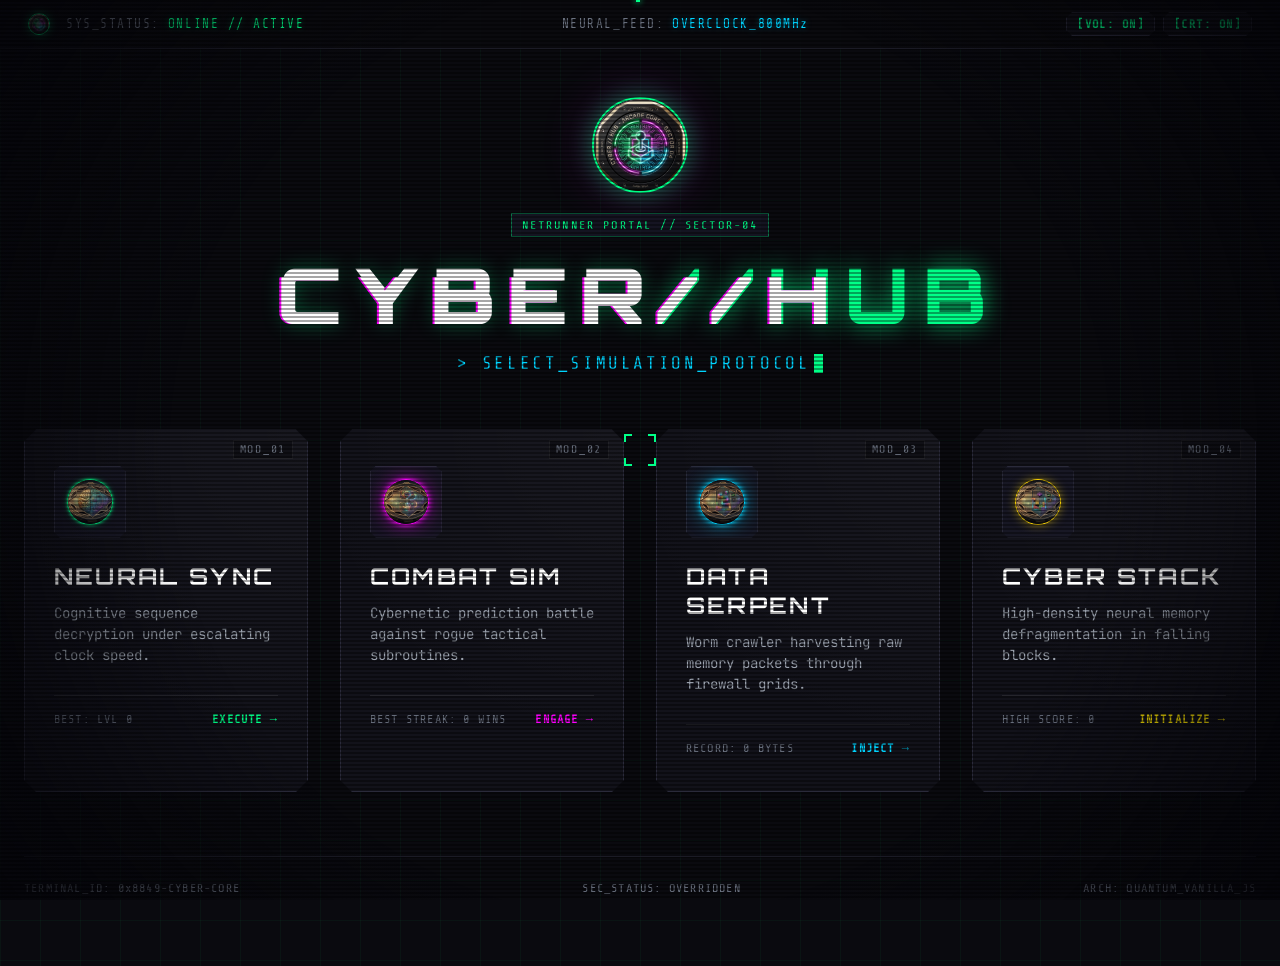
<file: index.html>
<!DOCTYPE html>
<html lang="en">

<head>
    <meta charset="UTF-8">
    <meta name="viewport" content="width=device-width, initial-scale=1.0">
    <meta name="description" content="Cyberpunk Game Hub - Neural gaming sprawl with hacked terminal simulations and retro-futuristic arcade challenges.">
    <title>CYBER // HUB - Neural Arcade Sprawl</title>
    <!-- Master Cyber Hub Favicons -->
    <link rel="icon" type="image/png" sizes="32x32" href="assets/favicon-32x32.png?v=401">
    <link rel="icon" type="image/png" sizes="64x64" href="assets/favicon-64x64.png?v=401">
    <link rel="icon" type="image/png" sizes="192x192" href="assets/favicon-192x192.png?v=401">
    <link rel="apple-touch-icon" sizes="180x180" href="assets/apple-touch-icon.png?v=401">
    <link rel="shortcut icon" href="favicon.ico?v=401">
    <link rel="stylesheet" href="cyberpunk-core.css">
    <link rel="stylesheet" href="styles.css">
    <link rel="preconnect" href="https://fonts.googleapis.com">
    <link rel="preconnect" href="https://fonts.gstatic.com" crossorigin>
</head>

<body class="cyber-theme cyber-grid-bg cyber-scanlines">
    <!-- Cyberpunk Reticle & HUD Cursor -->
    <div class="cyber-reticle" id="cyber-reticle">
        <div class="reticle-corner top-left"></div>
        <div class="reticle-corner top-right"></div>
        <div class="reticle-corner bottom-left"></div>
        <div class="reticle-corner bottom-right"></div>
    </div>
    <div class="cursor-dot" id="cursor-dot"></div>

    <!-- HUD Top Status Bar -->
    <header class="hud-statusbar">
        <div class="hud-stat-item">
            <img src="assets/cyber-hub-icon.png?v=401" alt="Hub Core" class="hud-logo-mini">
            <span class="hud-label">SYS_STATUS:</span>
            <span class="hud-value neon-green">ONLINE // ACTIVE</span>
        </div>
        <div class="hud-stat-item hide-mobile">
            <span class="hud-label">NEURAL_FEED:</span>
            <span class="hud-value neon-cyan">OVERCLOCK_800MHz</span>
        </div>
        <div class="hud-stat-item">
            <!-- HUD Interactive Control Toggles -->
            <button id="hud-audio-toggle" class="hud-toggle-btn hud-audio-toggle" title="Toggle Synth Sound FX">[VOL: ON]</button>
            <button id="hud-crt-toggle" class="hud-toggle-btn hud-crt-toggle" title="Toggle CRT Scanline Overlay">[CRT: ON]</button>
        </div>
    </header>

    <main class="container">
        <!-- Hero Header with Chromatic Glitch -->
        <header class="header">
            <div class="hub-emblem-wrapper">
                <img src="assets/cyber-hub-icon.png?v=401" alt="CYBER // HUB Master Core" class="hub-master-emblem">
            </div>
            <div class="header-pretitle cyber-badge">NETRUNNER PORTAL // SECTOR-04</div>
            <h1 class="glitch-title cyber-glitch" data-text="CYBER//HUB">CYBER<span class="highlight">//HUB</span></h1>
            <p class="subtitle">> SELECT_SIMULATION_PROTOCOL<span class="cyber-cursor-blink"></span></p>
        </header>

        <!-- Cyberpunk Holographic Game Pods -->
        <section class="games-grid" aria-label="Game Simulations">
            <!-- Game 1: Memory -->
            <a href="Games/Project_Memory/index.html" class="game-card cyber-chamfer card-green" data-game="memory">
                <div class="card-corner-tag">MOD_01</div>
                <div class="card-content">
                    <div class="icon-wrapper">
                        <img src="Games/Project_Memory/assets/memory-icon.png?v=302" alt="Neural Sync Cyber Emblem" class="game-card-icon icon-green">
                    </div>
                    <h2>NEURAL SYNC</h2>
                    <p class="card-desc">Cognitive sequence decryption under escalating clock speed.</p>
                    <div class="card-footer">
                        <span class="card-chip" id="record-memory">RECORD: LVL 0</span>
                        <span class="card-action">EXECUTE &rarr;</span>
                    </div>
                </div>
                <div class="card-scan-line"></div>
            </a>

            <!-- Game 2: Rock Paper Scissors -->
            <a href="Games/Project_RPS/index.html" class="game-card cyber-chamfer card-magenta" data-game="rps">
                <div class="card-corner-tag">MOD_02</div>
                <div class="card-content">
                    <div class="icon-wrapper">
                        <img src="Games/Project_RPS/assets/rps-icon.png?v=401" alt="Combat Sim Cyber Emblem" class="game-card-icon icon-magenta">
                    </div>
                    <h2>COMBAT SIM</h2>
                    <p class="card-desc">Cybernetic prediction battle against rogue tactical subroutines.</p>
                    <div class="card-footer">
                        <span class="card-chip" id="record-rps">BEST STREAK: 0</span>
                        <span class="card-action">ENGAGE &rarr;</span>
                    </div>
                </div>
                <div class="card-scan-line"></div>
            </a>

            <!-- Game 3: Snake -->
            <a href="Games/Project_Snake/index.html" class="game-card cyber-chamfer card-cyan" data-game="snake">
                <div class="card-corner-tag">MOD_03</div>
                <div class="card-content">
                    <div class="icon-wrapper">
                        <img src="Games/Project_Snake/assets/snake-icon.png?v=302" alt="Data Serpent Cyber Emblem" class="game-card-icon icon-cyan">
                    </div>
                    <h2>DATA SERPENT</h2>
                    <p class="card-desc">Worm crawler harvesting raw memory packets through firewall grids.</p>
                    <div class="card-footer">
                        <span class="card-chip" id="record-snake">RECORD: 0 BYTES</span>
                        <span class="card-action">INJECT &rarr;</span>
                    </div>
                </div>
                <div class="card-scan-line"></div>
            </a>

            <!-- Game 4: Tetris -->
            <a href="Games/Project_Tetris/index.html" class="game-card cyber-chamfer card-yellow" data-game="tetris">
                <div class="card-corner-tag">MOD_04</div>
                <div class="card-content">
                    <div class="icon-wrapper">
                        <img src="Games/Project_Tetris/assets/tetris-icon.png?v=302" alt="Cyber Stack Cyber Emblem" class="game-card-icon icon-yellow">
                    </div>
                    <h2>CYBER STACK</h2>
                    <p class="card-desc">High-density neural memory defragmentation in falling blocks.</p>
                    <div class="card-footer">
                        <span class="card-chip" id="record-tetris">HIGH SCORE: 0</span>
                        <span class="card-action">INITIALIZE &rarr;</span>
                    </div>
                </div>
                <div class="card-scan-line"></div>
            </a>
        </section>

        <!-- Footer HUD -->
        <footer class="hud-footer">
            <div class="hud-footer-content">
                <span>TERMINAL_ID: 0x8849-CYBER-CORE</span>
                <span>SEC_STATUS: OVERRIDDEN</span>
                <span>ARCH: QUANTUM_VANILLA_JS</span>
            </div>
        </footer>
    </main>

    <script src="cyberpunk-system.js"></script>
    <script src="script.js"></script>
</body>

</html>
</file>
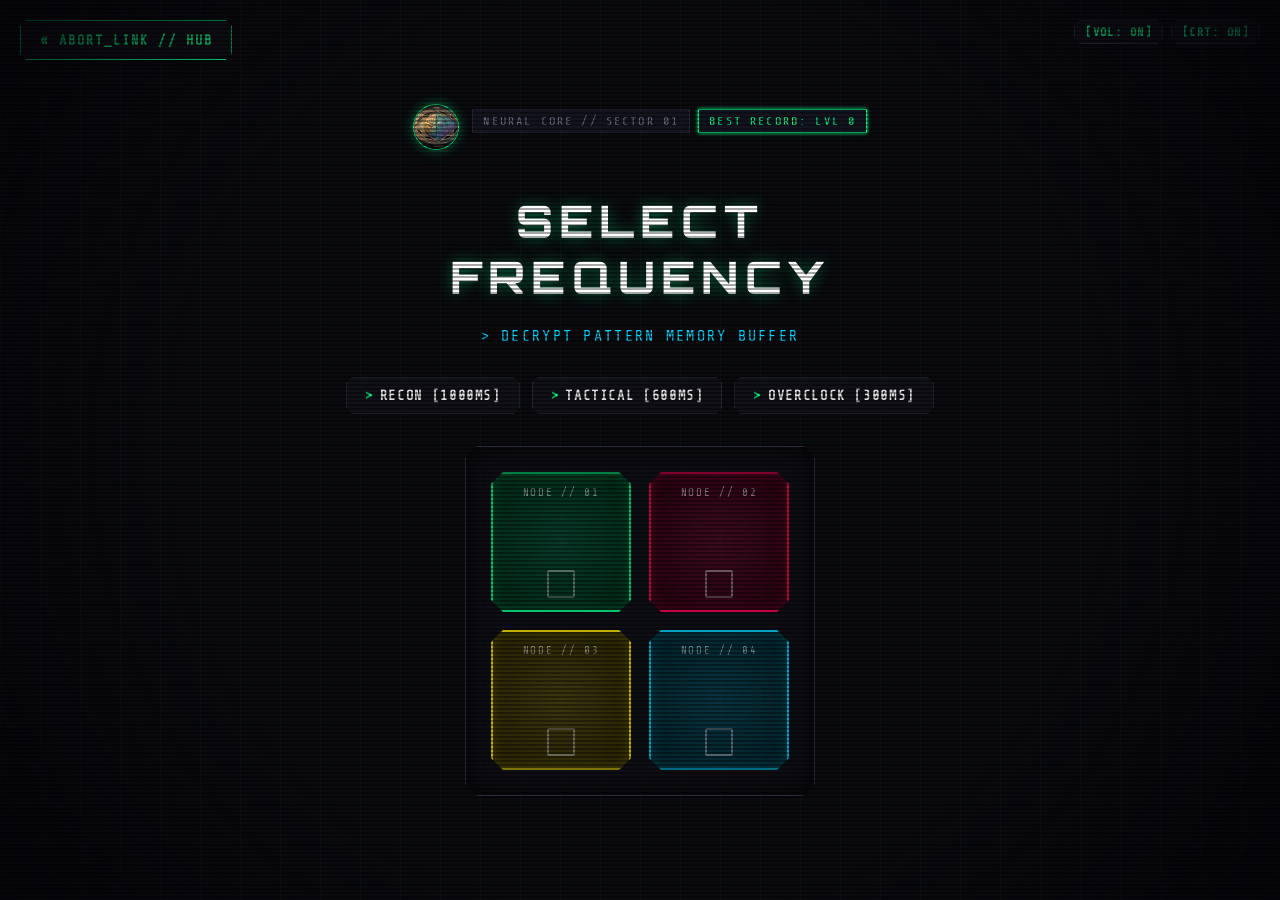
<file: Games/Project_Memory/index.html>
<!DOCTYPE html>
<html lang="en" dir="ltr">

<head>
  <meta charset="utf-8">
  <meta name="viewport" content="width=device-width, initial-scale=1.0">
  <title>NEURAL SYNC // Cyberpunk Memory Protocol</title>
  <!-- Master Cyber Hub Favicons -->
  <link rel="icon" type="image/png" sizes="32x32" href="../../assets/favicon-32x32.png?v=401">
  <link rel="icon" type="image/png" sizes="64x64" href="../../assets/favicon-64x64.png?v=401">
  <link rel="apple-touch-icon" sizes="180x180" href="../../assets/apple-touch-icon.png?v=401">
  <link rel="shortcut icon" href="../../favicon.ico?v=401">
  <link rel="stylesheet" href="../../cyberpunk-core.css?v=303">
  <link rel="stylesheet" href="styles.css?v=303">
  <link rel="preconnect" href="https://fonts.googleapis.com">
  <link rel="preconnect" href="https://fonts.gstatic.com" crossorigin>
</head>

<body class="cyber-theme cyber-grid-bg cyber-scanlines">
  <!-- HUD Back Button -->
  <a href="../../index.html" class="cyber-hud-back">ABORT_LINK // HUB</a>

  <!-- Top Right HUD Controls -->
  <div class="hud-top-actions">
    <button id="hud-audio-toggle" class="hud-toggle-btn hud-audio-toggle" title="Toggle Sound">[VOL: ON]</button>
    <button id="hud-crt-toggle" class="hud-toggle-btn hud-crt-toggle" title="Toggle CRT Scanlines">[CRT: ON]</button>
  </div>

  <main class="game-container">
    <div class="game-header-row">
      <img src="assets/memory-icon.png?v=302" alt="Neural Sync Emblem" class="header-emblem-mini emblem-green">
      <div class="terminal-badges-row">
        <span class="cyber-badge">NEURAL CORE // SECTOR 01</span>
        <span class="cyber-badge active" id="memory-best-badge">BEST RECORD: LVL 0</span>
      </div>
    </div>
    <h1 id="level-title" class="glitch-text">SELECT FREQUENCY</h1>
    <p class="terminal-subtext">> DECRYPT PATTERN MEMORY BUFFER</p>

    <!-- Difficulty Control Panel -->
    <div id="difficulty-selector" class="control-panel">
      <button id="easy" class="diff-btn cyber-chamfer-sm" title="Recon Speed">
        <span class="diff-prefix">&gt;</span> RECON [1000ms]
      </button>
      <button id="medium" class="diff-btn cyber-chamfer-sm" title="Tactical Speed">
        <span class="diff-prefix">&gt;</span> TACTICAL [600ms]
      </button>
      <button id="hard" class="diff-btn cyber-chamfer-sm" title="Overclock Speed">
        <span class="diff-prefix">&gt;</span> OVERCLOCK [300ms]
      </button>
    </div>

    <!-- 4 Reactor Memory Nodes -->
    <div class="reactor-grid">
      <div class="row">
        <div type="button" id="green" class="btn green cyber-chamfer" data-node="GREEN">
          <span class="node-label">NODE // 01</span>
          <div class="node-core"></div>
        </div>
        <div type="button" id="red" class="btn red cyber-chamfer" data-node="RED">
          <span class="node-label">NODE // 02</span>
          <div class="node-core"></div>
        </div>
      </div>

      <div class="row">
        <div type="button" id="yellow" class="btn yellow cyber-chamfer" data-node="YELLOW">
          <span class="node-label">NODE // 03</span>
          <div class="node-core"></div>
        </div>
        <div type="button" id="blue" class="btn blue cyber-chamfer" data-node="BLUE">
          <span class="node-label">NODE // 04</span>
          <div class="node-core"></div>
        </div>
      </div>
    </div>
  </main>

  <script src="https://code.jquery.com/jquery-3.7.1.js" integrity="sha256-eKhayi8LEQwp4NKxN+CfCh+3qOVUtJn3QNZ0TciWLP4="
    crossorigin="anonymous"></script>
  <script src="../../cyberpunk-system.js"></script>
  <script src="./game.js"></script>
</body>

</html>
</file>
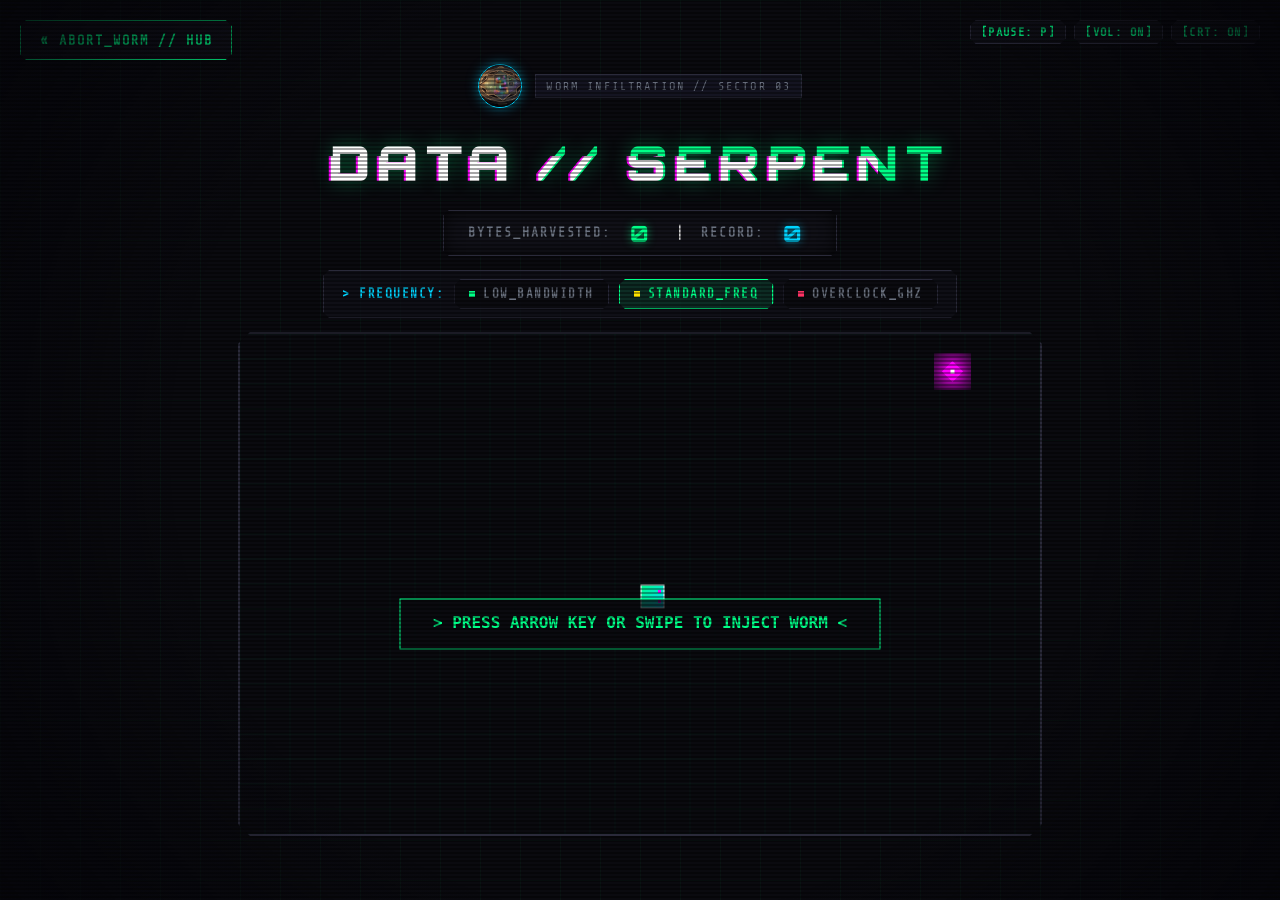
<file: Games/Project_Snake/index.html>
<!DOCTYPE html>
<html lang="en">

<head>
    <meta charset="UTF-8">
    <meta name="viewport" content="width=device-width, initial-scale=1.0">
    <meta name="description" content="Cyberpunk Data Serpent - Infiltrate firewalls and harvest corrupted memory packets.">
    <title>DATA SERPENT // Cyberpunk Snake Protocol</title>
    <!-- Master Cyber Hub Favicons -->
    <link rel="icon" type="image/png" sizes="32x32" href="../../assets/favicon-32x32.png?v=401">
    <link rel="icon" type="image/png" sizes="64x64" href="../../assets/favicon-64x64.png?v=401">
    <link rel="apple-touch-icon" sizes="180x180" href="../../assets/apple-touch-icon.png?v=401">
    <link rel="shortcut icon" href="../../favicon.ico?v=401">
    <link rel="stylesheet" href="../../cyberpunk-core.css?v=303">
    <link rel="stylesheet" href="style.css?v=303">
    <link rel="preconnect" href="https://fonts.googleapis.com">
    <link rel="preconnect" href="https://fonts.gstatic.com" crossorigin>
</head>

<body class="cyber-theme cyber-grid-bg cyber-scanlines">
    <!-- HUD Back Button -->
    <a href="../../index.html" class="cyber-hud-back">ABORT_WORM // HUB</a>

    <!-- Top Right HUD Controls -->
    <div class="hud-top-actions">
        <button id="pause-btn" class="hud-toggle-btn" title="Toggle Pause (P)">[PAUSE: P]</button>
        <button id="hud-audio-toggle" class="hud-toggle-btn hud-audio-toggle" title="Toggle Sound">[VOL: ON]</button>
        <button id="hud-crt-toggle" class="hud-toggle-btn hud-crt-toggle" title="Toggle CRT Scanlines">[CRT: ON]</button>
    </div>

    <div class="game-header-row">
        <img src="assets/snake-icon.png?v=302" alt="Data Serpent Emblem" class="header-emblem-mini emblem-cyan">
        <div class="cyber-badge">WORM INFILTRATION // SECTOR 03</div>
    </div>
    <h1 id="game-title" class="cyber-glitch" data-text="DATA // SERPENT">DATA <span class="highlight">// SERPENT</span></h1>

    <!-- Score HUD with Personal Best Record -->
    <div id="score-board" class="cyber-chamfer-sm">
        <div class="score-stat">
            <span class="score-label">BYTES_HARVESTED:</span>
            <span id="score-value">0</span>
        </div>
        <div class="score-divider">|</div>
        <div class="score-stat">
            <span class="score-label">RECORD:</span>
            <span id="best-score-value" class="neon-cyan">0</span>
        </div>
    </div>

    <!-- Difficulty Control Bar -->
    <div id="difficulty-bar" class="cyber-chamfer-sm">
        <span class="diff-label">> FREQUENCY:</span>
        <button class="diff-btn cyber-chamfer-sm" data-speed="140" id="btn-easy">
            <span class="diff-dot green"></span> LOW_BANDWIDTH
        </button>
        <button class="diff-btn active cyber-chamfer-sm" data-speed="100" id="btn-medium">
            <span class="diff-dot yellow"></span> STANDARD_FREQ
        </button>
        <button class="diff-btn cyber-chamfer-sm" data-speed="60" id="btn-hard">
            <span class="diff-dot red"></span> OVERCLOCK_GHZ
        </button>
    </div>

    <!-- Terminal Canvas Wrapper -->
    <div id="canvas-wrapper" class="cyber-chamfer">
        <canvas id="game-board" width="800" height="500"></canvas>
        <!-- Pause Overlay -->
        <div id="pause-overlay" class="cyber-pause-overlay" style="display: none;">
            <div class="pause-title">PAUSED</div>
            <div class="pause-subtitle">> LINK SUSPENDED // PRESS P OR TAP TO RESUME &lt;</div>
        </div>
    </div>

    <!-- Mobile Virtual Touch D-Pad -->
    <div class="virtual-dpad" id="virtual-dpad" aria-label="Touch Directional Pad">
        <button class="dpad-btn dpad-up" data-dir="ArrowUp" aria-label="Up">▲</button>
        <button class="dpad-btn dpad-left" data-dir="ArrowLeft" aria-label="Left">◀</button>
        <button class="dpad-btn dpad-down" data-dir="ArrowDown" aria-label="Down">▼</button>
        <button class="dpad-btn dpad-right" data-dir="ArrowRight" aria-label="Right">▶</button>
    </div>

    <button id="restart-btn" class="cyber-chamfer-sm" style="display:none;">
        &gt; RE-INJECT WORM THREAD
    </button>

    <script src="../../cyberpunk-system.js"></script>
    <script src="script.js"></script>
</body>

</html>
</file>
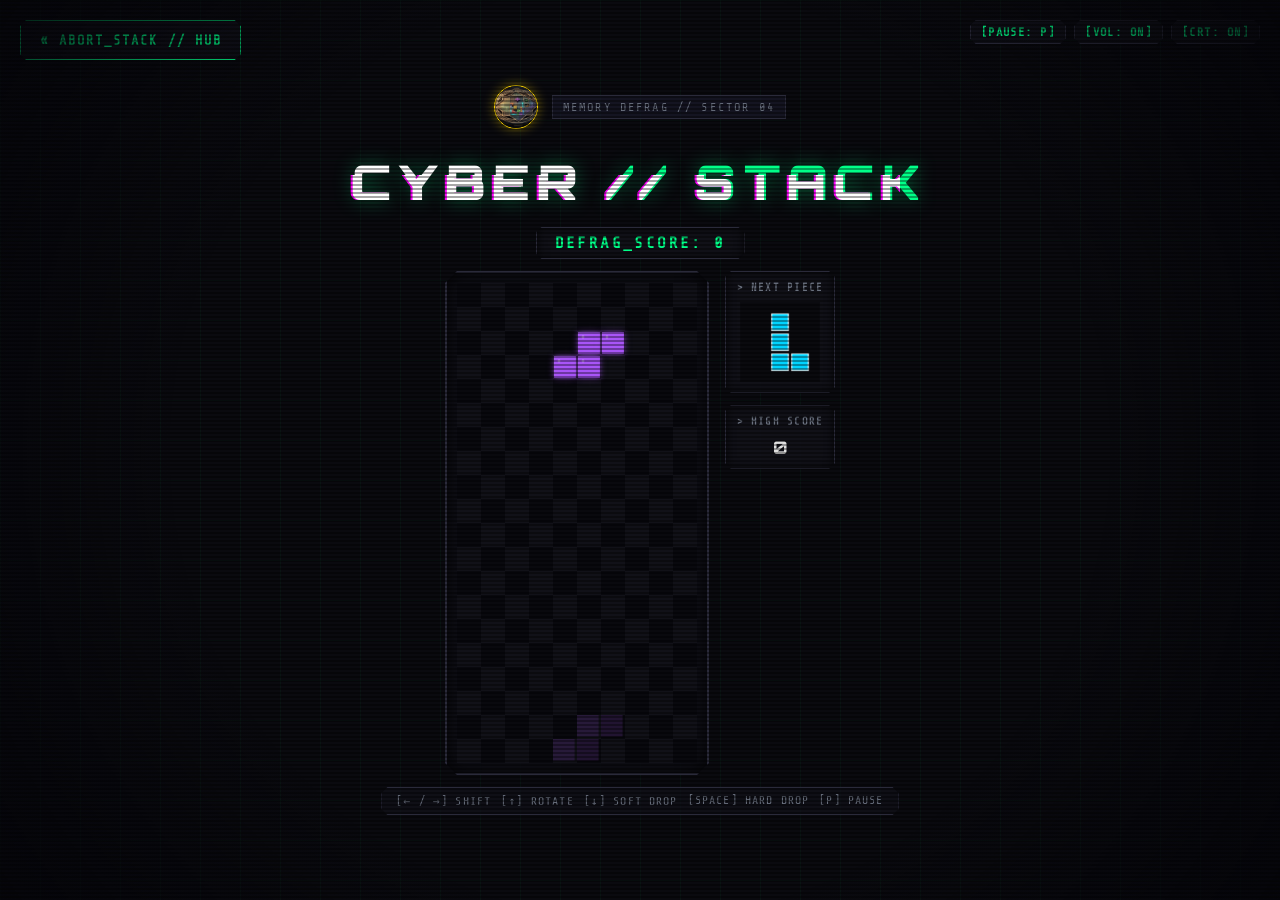
<file: Games/Project_Tetris/index.html>
<!DOCTYPE html>
<html lang="en">

<head>
    <meta charset="UTF-8">
    <meta http-equiv="X-UA-Compatible" content="IE=edge">
    <meta name="viewport" content="width=device-width, initial-scale=1.0">
    <meta name="description"
        content="Cyber Stack - High-density cyberpunk neural core memory defragmentation game.">
    <title>CYBER STACK // Cyberpunk Tetris Protocol</title>
    <!-- Master Cyber Hub Favicons -->
    <link rel="icon" type="image/png" sizes="32x32" href="../../assets/favicon-32x32.png?v=401">
    <link rel="icon" type="image/png" sizes="64x64" href="../../assets/favicon-64x64.png?v=401">
    <link rel="apple-touch-icon" sizes="180x180" href="../../assets/apple-touch-icon.png?v=401">
    <link rel="shortcut icon" href="../../favicon.ico?v=401">
    <link rel="stylesheet" href="../../cyberpunk-core.css?v=303">
    <link rel="stylesheet" href="./style.css?v=303">
    <link rel="preconnect" href="https://fonts.googleapis.com">
    <link rel="preconnect" href="https://fonts.gstatic.com" crossorigin>
</head>

<body class="cyber-theme cyber-grid-bg cyber-scanlines">
    <!-- HUD Back Button -->
    <a href="../../index.html" class="cyber-hud-back">ABORT_STACK // HUB</a>

    <!-- Top Right HUD Controls -->
    <div class="hud-top-actions">
        <button id="pause-btn" class="hud-toggle-btn" title="Toggle Pause (P)">[PAUSE: P]</button>
        <button id="hud-audio-toggle" class="hud-toggle-btn hud-audio-toggle" title="Toggle Sound">[VOL: ON]</button>
        <button id="hud-crt-toggle" class="hud-toggle-btn hud-crt-toggle" title="Toggle CRT Scanlines">[CRT: ON]</button>
    </div>

    <div class="game-header-row">
        <img src="assets/tetris-icon.png?v=302" alt="Cyber Stack Emblem" class="header-emblem-mini emblem-yellow">
        <div class="cyber-badge">MEMORY DEFRAG // SECTOR 04</div>
    </div>
    <h1 id="game-title" class="cyber-glitch" data-text="CYBER // STACK">CYBER <span class="highlight">// STACK</span></h1>

    <!-- Score Bar -->
    <div class="score-bar-wrapper">
        <h2 id="score" class="cyber-chamfer-sm">DEFRAG_SCORE: 0</h2>
    </div>

    <!-- Main Tetris Layout (Board + Next Piece Sidebar) -->
    <div class="tetris-layout">
        <div class="game-container cyber-chamfer">
            <canvas id="tetris" width="240" height="480"></canvas>
            <!-- Pause Overlay -->
            <div id="pause-overlay" class="cyber-pause-overlay" style="display: none;">
                <div class="pause-title">PAUSED</div>
                <div class="pause-subtitle">> LINK SUSPENDED // PRESS P TO RESUME &lt;</div>
            </div>
        </div>

        <!-- Next Piece & High Score Sidebar -->
        <aside class="tetris-sidebar">
            <div class="sidebar-box cyber-chamfer-sm">
                <span class="sidebar-title">> NEXT PIECE</span>
                <div class="next-canvas-wrapper">
                    <canvas id="next-canvas" width="96" height="96"></canvas>
                </div>
            </div>

            <div class="sidebar-box cyber-chamfer-sm">
                <span class="sidebar-title">> HIGH SCORE</span>
                <span id="best-score" class="neon-cyan sidebar-val">0</span>
            </div>
        </aside>
    </div>

    <!-- Mobile On-Screen Controls -->
    <div class="tetris-mobile-controls" id="tetris-mobile-controls" aria-label="Mobile Controls">
        <button class="mobile-ctrl-btn" id="ctrl-left" aria-label="Left">◀</button>
        <button class="mobile-ctrl-btn" id="ctrl-rotate" aria-label="Rotate">↻</button>
        <button class="mobile-ctrl-btn" id="ctrl-right" aria-label="Right">▶</button>
        <button class="mobile-ctrl-btn" id="ctrl-soft" aria-label="Soft Drop">▼</button>
        <button class="mobile-ctrl-btn" id="ctrl-hard" aria-label="Hard Drop">⤓</button>
    </div>

    <!-- Controls Readout -->
    <div class="controls-legend cyber-chamfer-sm">
        <span>[&#8592; / &#8594;] SHIFT</span>
        <span>[&#8593;] ROTATE</span>
        <span>[&#8595;] SOFT DROP</span>
        <span>[SPACE] HARD DROP</span>
        <span>[P] PAUSE</span>
    </div>

    <script src="../../cyberpunk-system.js"></script>
    <script src="./script.js"></script>
</body>

</html>
</file>
<file: cyberpunk-core.css>
/* ==========================================================================
   CYBERPUNK / GLITCH DESIGN SYSTEM - CORE TOKENS & UTILITIES
   "High-Tech, Low-Life" Design Language
   ========================================================================== */

@import url('https://fonts.googleapis.com/css2?family=JetBrains+Mono:wght@300;400;500;700&family=Orbitron:wght@400;600;700;800;900&family=Share+Tech+Mono&display=swap');

:root {
  /* Colors (Dark Mode Void) */
  --cyber-bg: #0a0a0f;
  --cyber-fg: #e0e0e0;
  --cyber-card: #12121a;
  --cyber-muted: #1c1c2e;
  --cyber-muted-fg: #6b7280;
  --cyber-border: #2a2a3a;
  --cyber-input: #12121a;
  
  /* Primary & Secondary Neon Accents */
  --cyber-accent: #00ff88;          /* Electric Matrix Green */
  --cyber-accent-secondary: #ff00ff;/* Hot Magenta */
  --cyber-accent-tertiary: #00d4ff; /* Electric Cyan */
  --cyber-yellow: #ffe600;          /* Warning Neon Yellow */
  --cyber-destructive: #ff3366;     /* Destructive Laser Red */

  /* Typography */
  --font-heading: 'Orbitron', -apple-system, monospace;
  --font-body: 'JetBrains Mono', monospace;
  --font-mono: 'Share Tech Mono', monospace;

  /* Neon Glow Stacks */
  --box-shadow-neon: 0 0 5px #00ff88, 0 0 12px rgba(0, 255, 136, 0.4);
  --box-shadow-neon-sm: 0 0 3px #00ff88, 0 0 6px rgba(0, 255, 136, 0.3);
  --box-shadow-neon-lg: 0 0 10px #00ff88, 0 0 25px rgba(0, 255, 136, 0.6), 0 0 50px rgba(0, 255, 136, 0.25);
  --box-shadow-neon-secondary: 0 0 5px #ff00ff, 0 0 15px rgba(255, 0, 255, 0.5), 0 0 35px rgba(255, 0, 255, 0.2);
  --box-shadow-neon-tertiary: 0 0 5px #00d4ff, 0 0 15px rgba(0, 212, 255, 0.5), 0 0 35px rgba(0, 212, 255, 0.2);
  --box-shadow-neon-destructive: 0 0 5px #ff3366, 0 0 15px rgba(255, 51, 102, 0.5);

  /* Chamfer Clip-paths (Industrial Brutalism) */
  --clip-chamfer: polygon(
    0 12px, 12px 0,
    calc(100% - 12px) 0, 100% 12px,
    100% calc(100% - 12px), calc(100% - 12px) 100%,
    12px 100%, 0 calc(100% - 12px)
  );
  --clip-chamfer-sm: polygon(
    0 6px, 6px 0,
    calc(100% - 6px) 0, 100% 6px,
    100% calc(100% - 6px), calc(100% - 6px) 100%,
    6px 100%, 0 calc(100% - 6px)
  );
  --clip-chamfer-diag: polygon(
    0 0,
    calc(100% - 14px) 0, 100% 14px,
    100% 100%,
    14px 100%, 0 calc(100% - 14px)
  );

  /* Motion Curves */
  --ease-digital: cubic-bezier(0.4, 0, 0.2, 1);
}

/* Base Body Styles for Cyberpunk Environment */
.cyber-theme {
  background-color: var(--cyber-bg);
  color: var(--cyber-fg);
  font-family: var(--font-body);
}

/* CRT Scanlines Screen Overlay */
.cyber-scanlines::after {
  content: " ";
  position: fixed;
  top: 0;
  left: 0;
  width: 100vw;
  height: 100vh;
  background: repeating-linear-gradient(
    0deg,
    transparent,
    transparent 2px,
    rgba(0, 0, 0, 0.35) 2px,
    rgba(0, 0, 0, 0.35) 4px
  );
  pointer-events: none;
  z-index: 9998;
}

/* Subtle Vignette */
.cyber-scanlines::before {
  content: "";
  position: fixed;
  top: 0;
  left: 0;
  width: 100vw;
  height: 100vh;
  background: radial-gradient(circle at center, transparent 60%, rgba(5, 5, 10, 0.85) 100%);
  pointer-events: none;
  z-index: 9997;
}

/* Tech Circuit / Grid Matrix Background */
.cyber-grid-bg {
  background-color: var(--cyber-bg);
  background-image:
    linear-gradient(rgba(0, 255, 136, 0.04) 1px, transparent 1px),
    linear-gradient(90deg, rgba(0, 255, 136, 0.04) 1px, transparent 1px);
  background-size: 40px 40px;
}

/* Chamfer Utilities */
.cyber-chamfer {
  clip-path: var(--clip-chamfer);
}

.cyber-chamfer-sm {
  clip-path: var(--clip-chamfer-sm);
}

.cyber-chamfer-diag {
  clip-path: var(--clip-chamfer-diag);
}

/* Glitch Typography & Chromatic Aberration */
.cyber-glitch {
  position: relative;
  display: inline-block;
}

.cyber-glitch::before,
.cyber-glitch::after {
  content: attr(data-text);
  position: absolute;
  top: 0;
  left: 0;
  width: 100%;
  height: 100%;
}

.cyber-glitch::before {
  left: -2px;
  text-shadow: -2px 0 var(--cyber-accent-secondary);
  clip: rect(24px, 550px, 90px, 0);
  animation: glitch-anim-1 3s infinite linear alternate-reverse;
}

.cyber-glitch::after {
  left: 2px;
  text-shadow: -2px 0 var(--cyber-accent-tertiary);
  clip: rect(85px, 550px, 140px, 0);
  animation: glitch-anim-2 2.5s infinite linear alternate-reverse;
}

@keyframes glitch-anim-1 {
  0% { clip-path: inset(40% 0 61% 0); transform: skew(0.3deg); }
  20% { clip-path: inset(92% 0 1% 0); transform: skew(-0.5deg); }
  40% { clip-path: inset(10% 0 80% 0); transform: skew(0.8deg); }
  60% { clip-path: inset(65% 0 15% 0); transform: skew(-0.3deg); }
  80% { clip-path: inset(20% 0 50% 0); transform: skew(0.5deg); }
  100% { clip-path: inset(70% 0 10% 0); transform: skew(0deg); }
}

@keyframes glitch-anim-2 {
  0% { clip-path: inset(12% 0 78% 0); transform: skew(-0.4deg); }
  20% { clip-path: inset(50% 0 30% 0); transform: skew(0.6deg); }
  40% { clip-path: inset(80% 0 5% 0); transform: skew(-0.8deg); }
  60% { clip-path: inset(25% 0 55% 0); transform: skew(0.3deg); }
  80% { clip-path: inset(60% 0 25% 0); transform: skew(-0.5deg); }
  100% { clip-path: inset(5% 0 85% 0); transform: skew(0deg); }
}

/* Blinking Terminal Cursor */
.cyber-cursor-blink {
  display: inline-block;
  width: 9px;
  height: 1.1em;
  background-color: var(--cyber-accent);
  vertical-align: middle;
  margin-left: 4px;
  animation: cyberBlink 1s step-end infinite;
}

@keyframes cyberBlink {
  50% { opacity: 0; }
}

/* Standard Cyberpunk HUD Back Button */
.cyber-hud-back {
  position: fixed;
  top: 20px;
  left: 20px;
  display: inline-flex;
  align-items: center;
  gap: 8px;
  text-decoration: none;
  font-family: var(--font-mono);
  font-size: 0.85rem;
  font-weight: 600;
  text-transform: uppercase;
  letter-spacing: 0.15em;
  color: var(--cyber-accent);
  background: rgba(18, 18, 26, 0.85);
  border: 1px solid var(--cyber-accent);
  padding: 9px 18px;
  clip-path: var(--clip-chamfer-sm);
  backdrop-filter: blur(8px);
  -webkit-backdrop-filter: blur(8px);
  z-index: 1000;
  transition: all 0.2s var(--ease-digital);
  box-shadow: var(--box-shadow-neon-sm);
}

.cyber-hud-back:hover {
  background: var(--cyber-accent);
  color: var(--cyber-bg);
  box-shadow: var(--box-shadow-neon);
  transform: translateY(-2px);
}

.cyber-hud-back::before {
  content: "«";
  font-size: 1.1rem;
  font-weight: bold;
}

/* Universal Cyber Badge */
.cyber-badge {
  font-family: var(--font-mono);
  font-size: 0.75rem;
  text-transform: uppercase;
  letter-spacing: 0.18em;
  padding: 4px 10px;
  border: 1px solid var(--cyber-border);
  background: rgba(28, 28, 46, 0.6);
  color: var(--cyber-muted-fg);
  display: inline-block;
}

.cyber-badge.active {
  border-color: var(--cyber-accent);
  color: var(--cyber-accent);
  box-shadow: var(--box-shadow-neon-sm);
}

/* Universal Game Header Emblem & Row */
.game-header-row {
  display: flex;
  align-items: center;
  justify-content: center;
  gap: 0.85rem;
  margin-bottom: 0.6rem;
}

.header-emblem-mini {
  width: 42px;
  height: 42px;
  border-radius: 50%;
  object-fit: cover;
  flex-shrink: 0;
  display: inline-block;
  transition: transform 0.25s ease, filter 0.25s ease, box-shadow 0.25s ease;
}

.header-emblem-mini.emblem-green {
  border: 1.5px solid var(--cyber-accent);
  box-shadow: 0 0 12px rgba(0, 255, 136, 0.45);
}

.header-emblem-mini.emblem-magenta {
  border: 1.5px solid var(--cyber-accent-secondary);
  box-shadow: 0 0 12px rgba(255, 0, 255, 0.5);
}

.header-emblem-mini.emblem-cyan {
  border: 1.5px solid var(--cyber-accent-tertiary);
  box-shadow: 0 0 12px rgba(0, 212, 255, 0.5);
}

.header-emblem-mini.emblem-yellow {
  border: 1.5px solid #ffd700;
  box-shadow: 0 0 12px rgba(255, 215, 0, 0.45);
}

.header-emblem-mini:hover {
  transform: scale(1.12);
}

/* CRT Scanlines Disabled Modifier */
body.no-scanlines::after {
  display: none !important;
}

body.no-scanlines::before {
  opacity: 0.35 !important;
}

/* HUD System Toggle Buttons */
.hud-toggle-btn {
  background: rgba(18, 18, 26, 0.9);
  border: 1px solid var(--cyber-border);
  color: var(--cyber-accent);
  font-family: var(--font-mono);
  font-size: 0.75rem;
  font-weight: 700;
  letter-spacing: 0.12em;
  padding: 4px 10px;
  cursor: pointer;
  clip-path: var(--clip-chamfer-sm);
  transition: all 0.2s var(--ease-digital);
  display: inline-flex;
  align-items: center;
  gap: 4px;
}

.hud-toggle-btn:hover {
  border-color: var(--cyber-accent);
  box-shadow: var(--box-shadow-neon-sm);
  transform: translateY(-1px);
}

.hud-toggle-btn.off {
  color: var(--cyber-muted-fg);
  border-color: rgba(255, 255, 255, 0.1);
  box-shadow: none;
}

/* Universal Cyber Pause Overlay */
.cyber-pause-overlay {
  position: absolute;
  inset: 0;
  background: rgba(10, 10, 15, 0.88);
  backdrop-filter: blur(4px);
  -webkit-backdrop-filter: blur(4px);
  display: flex;
  flex-direction: column;
  align-items: center;
  justify-content: center;
  z-index: 500;
  animation: pauseFadeIn 0.2s ease;
}

@keyframes pauseFadeIn {
  from { opacity: 0; }
  to { opacity: 1; }
}

.pause-title {
  font-family: var(--font-heading);
  font-size: 2rem;
  font-weight: 900;
  letter-spacing: 0.18em;
  color: var(--cyber-yellow);
  text-shadow: 0 0 15px rgba(255, 230, 0, 0.6);
  margin-bottom: 0.5rem;
}

.pause-subtitle {
  font-family: var(--font-mono);
  font-size: 0.85rem;
  color: var(--cyber-accent-tertiary);
  letter-spacing: 0.15em;
}

/* Virtual Touch D-Pad for Mobile Gaming */
.virtual-dpad {
  display: none;
  grid-template-areas:
    ".    up    ."
    "left .     right"
    ".    down  .";
  gap: 8px;
  width: 170px;
  margin: 12px auto 0;
  user-select: none;
  -webkit-user-select: none;
  touch-action: manipulation;
}

@media (max-width: 768px), (hover: none) and (pointer: coarse) {
  .virtual-dpad {
    display: grid;
  }
}

.dpad-btn {
  width: 48px;
  height: 48px;
  background: rgba(18, 18, 26, 0.9);
  border: 1px solid var(--cyber-accent);
  color: var(--cyber-accent);
  font-family: var(--font-heading);
  font-size: 1.2rem;
  display: flex;
  align-items: center;
  justify-content: center;
  cursor: pointer;
  clip-path: var(--clip-chamfer-sm);
  box-shadow: var(--box-shadow-neon-sm);
  transition: all 0.1s ease;
  touch-action: manipulation;
}

.dpad-btn:active {
  background: var(--cyber-accent);
  color: var(--cyber-bg);
  transform: scale(0.92);
}

.dpad-up    { grid-area: up; }
.dpad-left  { grid-area: left; }
.dpad-down  { grid-area: down; }
.dpad-right { grid-area: right; }

/* Accessibility: Reduced Motion */
@media (prefers-reduced-motion: reduce) {
  .cyber-glitch::before,
  .cyber-glitch::after {
    animation: none;
    clip: auto;
    opacity: 0.7;
  }
  .cyber-cursor-blink {
    animation: none;
    opacity: 1;
  }
}
</file>
<file: styles.css>
/* ==========================================================================
   GAME HUB - CYBERPUNK HUD STYLES
   ========================================================================== */

* {
    margin: 0;
    padding: 0;
    box-sizing: border-box;
    cursor: none; /* Replaced with HUD crosshair */
}

body {
    min-height: 100vh;
    display: flex;
    flex-direction: column;
    align-items: center;
    justify-content: flex-start;
    overflow-x: hidden;
    position: relative;
    padding-bottom: 40px;
}

/* ── HUD Custom Reticle Cursor ─────────────────────────────────────── */
.cyber-reticle {
    width: 32px;
    height: 32px;
    position: fixed;
    pointer-events: none;
    z-index: 99999;
    transform: translate(-50%, -50%);
    transition: width 0.2s var(--ease-digital), height 0.2s var(--ease-digital), transform 0.2s ease;
}

.reticle-corner {
    position: absolute;
    width: 8px;
    height: 8px;
    border-color: var(--cyber-accent);
    border-style: solid;
    transition: border-color 0.2s ease;
}

.reticle-corner.top-left {
    top: 0;
    left: 0;
    border-width: 2px 0 0 2px;
}

.reticle-corner.top-right {
    top: 0;
    right: 0;
    border-width: 2px 2px 0 0;
}

.reticle-corner.bottom-left {
    bottom: 0;
    left: 0;
    border-width: 0 0 2px 2px;
}

.reticle-corner.bottom-right {
    bottom: 0;
    right: 0;
    border-width: 0 2px 2px 0;
}

.cursor-dot {
    width: 4px;
    height: 4px;
    background-color: var(--cyber-accent);
    position: fixed;
    pointer-events: none;
    z-index: 99999;
    transform: translate(-50%, -50%);
    box-shadow: 0 0 6px var(--cyber-accent);
}

.cyber-reticle.hovered {
    width: 48px;
    height: 48px;
    transform: translate(-50%, -50%) rotate(45deg);
}

.cyber-reticle.hovered .reticle-corner {
    border-color: var(--cyber-accent-secondary);
    box-shadow: 0 0 8px var(--cyber-accent-secondary);
}

/* ── HUD Top Status Bar ────────────────────────────────────────────── */
.hud-statusbar {
    width: 100%;
    display: flex;
    justify-content: space-between;
    align-items: center;
    padding: 12px 28px;
    border-bottom: 1px solid var(--cyber-border);
    background: rgba(10, 10, 15, 0.9);
    font-family: var(--font-mono);
    font-size: 0.8rem;
    letter-spacing: 0.12em;
    z-index: 100;
}

.hud-stat-item {
    display: flex;
    align-items: center;
    gap: 8px;
}

.hud-label {
    color: var(--cyber-muted-fg);
}

.neon-green {
    color: var(--cyber-accent);
    text-shadow: 0 0 6px rgba(0, 255, 136, 0.4);
}

.neon-cyan {
    color: var(--cyber-accent-tertiary);
    text-shadow: 0 0 6px rgba(0, 212, 255, 0.4);
}

.neon-magenta {
    color: var(--cyber-accent-secondary);
    text-shadow: 0 0 6px rgba(255, 0, 255, 0.4);
}

/* ── Container & Hero Header ───────────────────────────────────────── */
.container {
    width: 100%;
    max-width: 1280px;
    margin: 0 auto;
    padding: 2rem 1.5rem;
    display: flex;
    flex-direction: column;
    align-items: center;
}

.header {
    display: flex;
    flex-direction: column;
    align-items: center;
    text-align: center;
    margin-bottom: 3.5rem;
    padding-top: 1rem;
}

/* Hub Master Emblem Branding */
.hub-emblem-wrapper {
    display: flex;
    align-items: center;
    justify-content: center;
    margin-bottom: 1.25rem;
    width: 100%;
}

.hub-master-emblem {
    width: 96px;
    height: 96px;
    border-radius: 50%;
    object-fit: cover;
    border: 2px solid var(--cyber-accent);
    box-shadow: 0 0 25px rgba(0, 255, 136, 0.45), 0 0 50px rgba(255, 0, 255, 0.25);
    animation: hubEmblemPulse 4s ease-in-out infinite;
    transition: transform 0.3s var(--ease-digital), filter 0.3s ease;
}

.hub-master-emblem:hover {
    transform: scale(1.1) rotate(4deg);
    filter: drop-shadow(0 0 16px var(--cyber-accent));
}

@keyframes hubEmblemPulse {
    0%, 100% {
        box-shadow: 0 0 20px rgba(0, 255, 136, 0.4), 0 0 40px rgba(255, 0, 255, 0.2);
        transform: scale(1);
    }
    50% {
        box-shadow: 0 0 32px rgba(0, 255, 136, 0.7), 0 0 65px rgba(255, 0, 255, 0.4);
        transform: scale(1.03);
    }
}

.hud-logo-mini {
    width: 22px;
    height: 22px;
    border-radius: 50%;
    vertical-align: middle;
    margin-right: 8px;
    border: 1px solid var(--cyber-accent);
    box-shadow: 0 0 8px rgba(0, 255, 136, 0.5);
    flex-shrink: 0;
}

.header-pretitle {
    margin-bottom: 1rem;
    border-color: rgba(0, 255, 136, 0.4);
    color: var(--cyber-accent);
}

.header h1 {
    font-family: var(--font-heading);
    font-size: clamp(2.6rem, 6vw, 4.8rem);
    font-weight: 900;
    letter-spacing: 0.18em;
    text-transform: uppercase;
    color: #ffffff;
    line-height: 1.1;
    margin-bottom: 1rem;
    text-shadow: 0 0 20px rgba(0, 255, 136, 0.35);
}

.header h1 .highlight {
    color: var(--cyber-accent);
    text-shadow: 0 0 25px rgba(0, 255, 136, 0.8);
}

.subtitle {
    font-family: var(--font-mono);
    font-size: 1.1rem;
    color: var(--cyber-accent-tertiary);
    letter-spacing: 0.15em;
    text-transform: uppercase;
    display: flex;
    align-items: center;
    justify-content: center;
}

/* ── Games Grid ────────────────────────────────────────────────────── */
.games-grid {
    display: grid;
    grid-template-columns: repeat(auto-fit, minmax(280px, 1fr));
    gap: 2rem;
    width: 100%;
    margin-bottom: 3rem;
}

.game-card {
    background-color: var(--cyber-card);
    border: 1px solid var(--cyber-border);
    position: relative;
    padding: 2.2rem 1.8rem;
    text-decoration: none;
    color: var(--cyber-fg);
    display: flex;
    flex-direction: column;
    justify-content: space-between;
    transition: transform 0.25s var(--ease-digital), border-color 0.25s ease, box-shadow 0.25s ease;
    overflow: hidden;
}

.game-card::before {
    content: "";
    position: absolute;
    inset: 0;
    background: radial-gradient(circle at top right, rgba(255, 255, 255, 0.03), transparent 70%);
    pointer-events: none;
}

/* Corner Tag */
.card-corner-tag {
    position: absolute;
    top: 10px;
    right: 14px;
    font-family: var(--font-mono);
    font-size: 0.72rem;
    letter-spacing: 0.15em;
    color: var(--cyber-muted-fg);
    border: 1px solid rgba(255, 255, 255, 0.08);
    padding: 2px 6px;
    background: rgba(10, 10, 15, 0.6);
}

.card-content {
    position: relative;
    z-index: 2;
}

.icon-wrapper {
    margin-bottom: 1.5rem;
    display: inline-flex;
    padding: 12px;
    border: 1px solid var(--cyber-border);
    background: rgba(28, 28, 46, 0.5);
    clip-path: var(--clip-chamfer-sm);
    transition: all 0.25s ease;
    align-items: center;
    justify-content: center;
}

.game-card-icon,
.rps-card-icon {
    width: 46px;
    height: 46px;
    object-fit: cover;
    border-radius: 50%;
    display: block;
    transition: transform 0.25s ease, filter 0.25s ease, box-shadow 0.25s ease;
}

.game-card-icon.icon-green {
    border: 1px solid var(--cyber-accent);
    box-shadow: var(--box-shadow-neon-sm);
}

.game-card-icon.icon-magenta,
.rps-card-icon {
    border: 1px solid var(--cyber-accent-secondary);
    box-shadow: var(--box-shadow-neon-secondary);
}

.game-card-icon.icon-cyan {
    border: 1px solid var(--cyber-accent-tertiary);
    box-shadow: var(--box-shadow-neon-tertiary);
}

.game-card-icon.icon-yellow {
    border: 1px solid #ffd700;
    box-shadow: 0 0 10px rgba(255, 215, 0, 0.5);
}

.game-card:hover .game-card-icon,
.game-card:hover .rps-card-icon {
    transform: scale(1.12);
}

.game-card:hover .game-card-icon.icon-green {
    filter: drop-shadow(0 0 10px var(--cyber-accent));
}

.game-card:hover .game-card-icon.icon-magenta,
.game-card:hover .rps-card-icon {
    filter: drop-shadow(0 0 10px var(--cyber-accent-secondary));
}

.game-card:hover .game-card-icon.icon-cyan {
    filter: drop-shadow(0 0 10px var(--cyber-accent-tertiary));
}

.game-card:hover .game-card-icon.icon-yellow {
    filter: drop-shadow(0 0 10px #ffd700);
}

.game-card h2 {
    font-family: var(--font-heading);
    font-size: 1.45rem;
    font-weight: 700;
    letter-spacing: 0.1em;
    text-transform: uppercase;
    margin-bottom: 0.75rem;
    color: #ffffff;
    transition: color 0.2s ease;
}

.card-desc {
    font-family: var(--font-body);
    font-size: 0.88rem;
    color: #9ca3af;
    line-height: 1.5;
    margin-bottom: 1.8rem;
}

.card-footer {
    display: flex;
    justify-content: space-between;
    align-items: center;
    border-top: 1px solid rgba(255, 255, 255, 0.08);
    padding-top: 1rem;
    font-family: var(--font-mono);
    font-size: 0.75rem;
    letter-spacing: 0.1em;
}

.card-chip {
    color: var(--cyber-muted-fg);
}

.card-action {
    font-weight: 700;
    transition: transform 0.2s ease;
}

/* Card Laser Scan line on hover */
.card-scan-line {
    position: absolute;
    top: -100%;
    left: 0;
    width: 100%;
    height: 2px;
    opacity: 0;
    pointer-events: none;
    transition: opacity 0.2s ease;
}

.game-card:hover .card-scan-line {
    opacity: 1;
    animation: scanSweep 1.5s linear infinite;
}

@keyframes scanSweep {
    0% { top: -5%; }
    100% { top: 105%; }
}

/* ── Card Color Variants ───────────────────────────────────────────── */

/* Card 1: Electric Green */
.card-green:hover {
    border-color: var(--cyber-accent);
    box-shadow: var(--box-shadow-neon);
    transform: translateY(-6px);
}
.card-green .icon-wrapper {
    color: var(--cyber-accent);
}
.card-green:hover .icon-wrapper {
    box-shadow: var(--box-shadow-neon-sm);
    border-color: var(--cyber-accent);
}
.card-green:hover h2 {
    color: var(--cyber-accent);
}
.card-green .card-scan-line {
    background: linear-gradient(90deg, transparent, var(--cyber-accent), transparent);
    box-shadow: 0 0 10px var(--cyber-accent);
}
.card-green .card-action {
    color: var(--cyber-accent);
}

/* Card 2: Hot Magenta */
.card-magenta:hover {
    border-color: var(--cyber-accent-secondary);
    box-shadow: var(--box-shadow-neon-secondary);
    transform: translateY(-6px);
}
.card-magenta .icon-wrapper {
    color: var(--cyber-accent-secondary);
}
.card-magenta:hover .icon-wrapper {
    box-shadow: var(--box-shadow-neon-secondary);
    border-color: var(--cyber-accent-secondary);
}
.card-magenta:hover h2 {
    color: var(--cyber-accent-secondary);
}
.card-magenta .card-scan-line {
    background: linear-gradient(90deg, transparent, var(--cyber-accent-secondary), transparent);
    box-shadow: 0 0 10px var(--cyber-accent-secondary);
}
.card-magenta .card-action {
    color: var(--cyber-accent-secondary);
}

/* Card 3: Electric Cyan */
.card-cyan:hover {
    border-color: var(--cyber-accent-tertiary);
    box-shadow: var(--box-shadow-neon-tertiary);
    transform: translateY(-6px);
}
.card-cyan .icon-wrapper {
    color: var(--cyber-accent-tertiary);
}
.card-cyan:hover .icon-wrapper {
    box-shadow: var(--box-shadow-neon-tertiary);
    border-color: var(--cyber-accent-tertiary);
}
.card-cyan:hover h2 {
    color: var(--cyber-accent-tertiary);
}
.card-cyan .card-scan-line {
    background: linear-gradient(90deg, transparent, var(--cyber-accent-tertiary), transparent);
    box-shadow: 0 0 10px var(--cyber-accent-tertiary);
}
.card-cyan .card-action {
    color: var(--cyber-accent-tertiary);
}

/* Card 4: Warning Yellow / Orange */
.card-yellow:hover {
    border-color: var(--cyber-yellow);
    box-shadow: 0 0 12px rgba(255, 230, 0, 0.45);
    transform: translateY(-6px);
}
.card-yellow .icon-wrapper {
    color: var(--cyber-yellow);
}
.card-yellow:hover .icon-wrapper {
    box-shadow: 0 0 8px rgba(255, 230, 0, 0.4);
    border-color: var(--cyber-yellow);
}
.card-yellow:hover h2 {
    color: var(--cyber-yellow);
}
.card-yellow .card-scan-line {
    background: linear-gradient(90deg, transparent, var(--cyber-yellow), transparent);
    box-shadow: 0 0 10px var(--cyber-yellow);
}
.card-yellow .card-action {
    color: var(--cyber-yellow);
}

.game-card:hover .card-action {
    transform: translateX(4px);
}

/* ── HUD Footer ────────────────────────────────────────────────────── */
.hud-footer {
    width: 100%;
    border-top: 1px solid var(--cyber-border);
    padding-top: 1.5rem;
    margin-top: 1rem;
}

.hud-footer-content {
    display: flex;
    justify-content: space-between;
    align-items: center;
    font-family: var(--font-mono);
    font-size: 0.75rem;
    color: var(--cyber-muted-fg);
    letter-spacing: 0.1em;
    flex-wrap: wrap;
    gap: 12px;
}

/* ── Responsive Adaptations ────────────────────────────────────────── */
@media (max-width: 768px) {
    * {
        cursor: auto;
    }

    .cyber-reticle,
    .cursor-dot {
        display: none !important;
    }

    .hud-statusbar {
        padding: 8px 16px;
        font-size: 0.72rem;
    }

    .hide-mobile {
        display: none;
    }

    .header {
        margin-bottom: 2rem;
    }

    .hub-master-emblem {
        width: 76px;
        height: 76px;
    }

    .header h1 {
        letter-spacing: 0.1em;
    }

    .games-grid {
        grid-template-columns: 1fr;
        gap: 1.5rem;
    }

    .hud-footer-content {
        flex-direction: column;
        text-align: center;
    }
}
</file>
<file: Games/Project_Memory/styles.css>
/* ==========================================================================
   MEMORY GAME - CYBERPUNK NEURAL SYNC STYLES
   ========================================================================== */

:root {
  --neon-green: #00ff88;
  --neon-red: #ff0055;
  --neon-yellow: #ffe600;
  --neon-blue: #00d4ff;
}

body {
  text-align: center;
  margin: 0;
  display: flex;
  flex-direction: column;
  align-items: center;
  justify-content: center;
  min-height: 100vh;
  padding: 20px;
  box-sizing: border-box;
}

.game-container {
  display: flex;
  flex-direction: column;
  align-items: center;
  max-width: 600px;
  width: 100%;
  position: relative;
  z-index: 10;
}

.game-header-row {
  display: flex;
  align-items: center;
  justify-content: center;
  gap: 0.85rem;
  margin-bottom: 0.8rem;
  flex-wrap: wrap;
}

.header-emblem-mini {
  width: 44px;
  height: 44px;
  border-radius: 50%;
  object-fit: cover;
  flex-shrink: 0;
  display: inline-block;
  border: 1.5px solid var(--cyber-accent);
  box-shadow: 0 0 14px rgba(0, 255, 136, 0.5);
  transition: transform 0.25s ease, filter 0.25s ease;
}

.header-emblem-mini:hover {
  transform: scale(1.15);
  filter: drop-shadow(0 0 10px var(--cyber-accent));
}

.terminal-badge {
  margin-bottom: 0.8rem;
  border-color: rgba(0, 255, 136, 0.4);
  color: var(--cyber-accent);
}

h1 {
  font-family: var(--font-heading);
  font-size: clamp(1.8rem, 4vw, 2.8rem);
  font-weight: 800;
  letter-spacing: 0.14em;
  text-transform: uppercase;
  color: #ffffff;
  margin-bottom: 0.5rem;
  text-shadow: 0 0 15px rgba(0, 255, 136, 0.4);
}

.terminal-subtext {
  font-family: var(--font-mono);
  font-size: 0.95rem;
  color: var(--cyber-accent-tertiary);
  letter-spacing: 0.15em;
  margin-bottom: 2rem;
}

/* ── Difficulty Selector Controls ──────────────────────────────────── */
.control-panel {
  display: flex;
  gap: 12px;
  justify-content: center;
  margin-bottom: 2rem;
  flex-wrap: wrap;
}

.diff-btn {
  background: rgba(18, 18, 26, 0.9);
  border: 1px solid var(--cyber-border);
  color: var(--cyber-fg);
  padding: 10px 18px;
  font-family: var(--font-mono);
  font-size: 0.85rem;
  font-weight: 600;
  letter-spacing: 0.12em;
  text-transform: uppercase;
  cursor: pointer;
  transition: all 0.2s var(--ease-digital);
  display: inline-flex;
  align-items: center;
  gap: 6px;
}

.diff-prefix {
  color: var(--cyber-accent);
}

.diff-btn:hover {
  transform: translateY(-2px);
}

#easy:hover {
  border-color: var(--cyber-accent);
  color: var(--cyber-accent);
  box-shadow: var(--box-shadow-neon-sm);
}

#medium:hover {
  border-color: var(--neon-yellow);
  color: var(--neon-yellow);
  box-shadow: 0 0 8px rgba(255, 230, 0, 0.4);
}

#hard:hover {
  border-color: var(--cyber-destructive);
  color: var(--cyber-destructive);
  box-shadow: var(--box-shadow-neon-destructive);
}

/* ── Reactor Memory Nodes Grid ─────────────────────────────────────── */
.reactor-grid {
  display: flex;
  flex-direction: column;
  align-items: center;
  padding: 16px;
  background: rgba(18, 18, 26, 0.6);
  border: 1px solid var(--cyber-border);
  box-shadow: inset 0 0 30px rgba(0, 0, 0, 0.8);
  clip-path: var(--clip-chamfer);
}

.row {
  display: flex;
  gap: 18px;
  margin: 9px;
}

.btn {
  width: 140px;
  height: 140px;
  border: 2px solid transparent;
  cursor: pointer;
  position: relative;
  transition: all 0.15s var(--ease-digital);
  display: flex;
  flex-direction: column;
  justify-content: space-between;
  align-items: center;
  padding: 12px;
  box-sizing: border-box;
  opacity: 0.75;
  background-size: 200% 200%;
}

.btn:hover {
  opacity: 0.9;
  transform: scale(1.02);
}

.node-label {
  font-family: var(--font-mono);
  font-size: 0.68rem;
  letter-spacing: 0.15em;
  color: rgba(255, 255, 255, 0.6);
  pointer-events: none;
}

.node-core {
  width: 24px;
  height: 24px;
  border: 2px solid rgba(255, 255, 255, 0.4);
  border-radius: 2px;
  pointer-events: none;
  transition: all 0.2s ease;
}

/* Green Reactor Node */
.green {
  background: radial-gradient(circle at center, #00ff8840 0%, #003319 80%);
  border-color: var(--neon-green);
  box-shadow: inset 0 0 15px rgba(0, 255, 136, 0.2), 0 0 10px rgba(0, 255, 136, 0.2);
}

/* Red Reactor Node */
.red {
  background: radial-gradient(circle at center, #ff005540 0%, #330011 80%);
  border-color: var(--neon-red);
  box-shadow: inset 0 0 15px rgba(255, 0, 85, 0.2), 0 0 10px rgba(255, 0, 85, 0.2);
}

/* Yellow Reactor Node */
.yellow {
  background: radial-gradient(circle at center, #ffe60040 0%, #332d00 80%);
  border-color: var(--neon-yellow);
  box-shadow: inset 0 0 15px rgba(255, 230, 0, 0.2), 0 0 10px rgba(255, 230, 0, 0.2);
}

/* Blue Reactor Node */
.blue {
  background: radial-gradient(circle at center, #00d4ff40 0%, #002b33 80%);
  border-color: var(--neon-blue);
  box-shadow: inset 0 0 15px rgba(0, 212, 255, 0.2), 0 0 10px rgba(0, 212, 255, 0.2);
}

/* Activated / Overloaded Strobe Pulse */
.pressed {
  opacity: 1 !important;
  transform: scale(0.96) !important;
  filter: brightness(2) !important;
}

.green.pressed {
  box-shadow: 0 0 40px var(--neon-green), inset 0 0 25px var(--neon-green) !important;
  background: var(--neon-green) !important;
}
.green.pressed .node-label,
.green.pressed .node-core {
  color: #000;
  border-color: #000;
}

.red.pressed {
  box-shadow: 0 0 40px var(--neon-red), inset 0 0 25px var(--neon-red) !important;
  background: var(--neon-red) !important;
}
.red.pressed .node-label,
.red.pressed .node-core {
  color: #000;
  border-color: #000;
}

.yellow.pressed {
  box-shadow: 0 0 40px var(--neon-yellow), inset 0 0 25px var(--neon-yellow) !important;
  background: var(--neon-yellow) !important;
}
.yellow.pressed .node-label,
.yellow.pressed .node-core {
  color: #000;
  border-color: #000;
}

.blue.pressed {
  box-shadow: 0 0 40px var(--neon-blue), inset 0 0 25px var(--neon-blue) !important;
  background: var(--neon-blue) !important;
}
.blue.pressed .node-label,
.blue.pressed .node-core {
  color: #000;
  border-color: #000;
}

/* Game Over Glitch Red Strobe */
.game-over {
  animation: redAlert 0.25s infinite alternate;
}

@keyframes redAlert {
  0% { background-color: var(--cyber-bg); }
  100% { background-color: rgba(255, 0, 85, 0.35); }
}

/* ── Top HUD Actions ───────────────────────────────────────────────── */
.hud-top-actions {
  position: fixed;
  top: 20px;
  right: 20px;
  display: flex;
  gap: 8px;
  z-index: 1000;
}

.terminal-badges-row {
  display: flex;
  gap: 8px;
  margin-bottom: 0.8rem;
  flex-wrap: wrap;
  justify-content: center;
}

/* ── Responsive ────────────────────────────────────────────────────── */
@media (max-width: 600px) {
  .hud-top-actions {
    top: 14px;
    right: 14px;
  }

  .cyber-hud-back {
    top: 14px;
    left: 14px;
    padding: 6px 12px;
    font-size: 0.72rem;
  }

  h1 {
    font-size: 1.5rem;
    letter-spacing: 0.1em;
  }

  .terminal-subtext {
    font-size: 0.8rem;
    margin-bottom: 1.2rem;
  }

  .reactor-grid {
    padding: 10px;
  }

  .btn {
    width: 110px;
    height: 110px;
  }

  .row {
    gap: 10px;
    margin: 5px;
  }

  .diff-btn {
    padding: 8px 12px;
    font-size: 0.78rem;
  }
}

@media (max-width: 360px) {
  .btn {
    width: 95px;
    height: 95px;
    padding: 8px;
  }
  
  .node-label {
    font-size: 0.6rem;
  }
  
  .node-core {
    width: 18px;
    height: 18px;
  }
}
</file>
<file: Games/Project_Snake/style.css>
/* ==========================================================================
   DATA SERPENT (SNAKE) - CYBERPUNK HUD STYLES
   ========================================================================== */

* {
    margin: 0;
    padding: 0;
    box-sizing: border-box;
}

body {
    min-height: 100vh;
    display: flex;
    flex-direction: column;
    align-items: center;
    justify-content: center;
    gap: 14px;
    padding: 24px 16px;
}

.game-header-row {
    display: flex;
    align-items: center;
    justify-content: center;
    gap: 0.85rem;
    margin-bottom: 0.4rem;
}

.header-emblem-mini {
    width: 44px;
    height: 44px;
    border-radius: 50%;
    object-fit: cover;
    flex-shrink: 0;
    display: inline-block;
    border: 1.5px solid var(--cyber-accent-tertiary);
    box-shadow: 0 0 14px rgba(0, 212, 255, 0.5);
    transition: transform 0.25s ease, filter 0.25s ease;
}

.header-emblem-mini:hover {
    transform: scale(1.15);
    filter: drop-shadow(0 0 10px var(--cyber-accent-tertiary));
}

/* ── Game Title ────────────────────────────────────────────────────── */
#game-title {
    font-family: var(--font-heading);
    font-size: clamp(2rem, 5vw, 3rem);
    font-weight: 900;
    letter-spacing: 0.16em;
    text-transform: uppercase;
    color: #ffffff;
    text-shadow: 0 0 20px rgba(0, 255, 136, 0.4);
    margin: 0.2rem 0;
}

#game-title .highlight {
    color: var(--cyber-accent);
}

/* ── Top HUD Actions ───────────────────────────────────────────────── */
.hud-top-actions {
    position: fixed;
    top: 20px;
    right: 20px;
    display: flex;
    gap: 8px;
    z-index: 1000;
}

/* ── Score HUD ─────────────────────────────────────────────────────── */
#score-board {
    display: flex;
    align-items: center;
    gap: 16px;
    background: rgba(18, 18, 26, 0.9);
    padding: 8px 24px;
    border: 1px solid var(--cyber-border);
    box-shadow: inset 0 0 15px rgba(0, 0, 0, 0.8);
    flex-wrap: wrap;
    justify-content: center;
}

.score-stat {
    display: flex;
    align-items: center;
    gap: 8px;
}

.score-label {
    font-family: var(--font-mono);
    font-size: 0.82rem;
    font-weight: 700;
    color: var(--cyber-muted-fg);
    letter-spacing: 0.15em;
}

#score-value,
#best-score-value {
    font-family: var(--font-heading);
    color: var(--cyber-accent);
    font-size: 1.4rem;
    font-weight: 800;
    min-width: 40px;
    text-align: center;
    text-shadow: 0 0 8px rgba(0, 255, 136, 0.6);
    transition: transform 0.15s ease;
}

#best-score-value {
    color: var(--cyber-accent-tertiary);
    text-shadow: 0 0 8px rgba(0, 212, 255, 0.6);
}

#score-value.bump {
    transform: scale(1.35);
}

/* ── Difficulty Control Bar ────────────────────────────────────────── */
#difficulty-bar {
    display: flex;
    align-items: center;
    gap: 10px;
    background: rgba(18, 18, 26, 0.7);
    padding: 8px 18px;
    border: 1px solid var(--cyber-border);
    flex-wrap: wrap;
    justify-content: center;
}

.diff-label {
    font-family: var(--font-mono);
    font-weight: 700;
    font-size: 0.8rem;
    color: var(--cyber-accent-tertiary);
    letter-spacing: 0.12em;
}

.diff-btn {
    font-family: var(--font-mono);
    font-size: 0.78rem;
    font-weight: 700;
    letter-spacing: 0.12em;
    padding: 7px 14px;
    border: 1px solid var(--cyber-border);
    background: rgba(10, 10, 15, 0.8);
    color: var(--cyber-muted-fg);
    cursor: pointer;
    display: inline-flex;
    align-items: center;
    gap: 8px;
    transition: all 0.2s var(--ease-digital);
}

.diff-dot {
    width: 6px;
    height: 6px;
    display: inline-block;
}

.diff-dot.green { background-color: var(--cyber-accent); }
.diff-dot.yellow { background-color: var(--cyber-yellow); }
.diff-dot.red { background-color: var(--cyber-destructive); }

.diff-btn:hover:not(:disabled) {
    border-color: var(--cyber-accent);
    color: #ffffff;
    transform: translateY(-1px);
}

.diff-btn.active {
    background: rgba(0, 255, 136, 0.12);
    border-color: var(--cyber-accent);
    color: var(--cyber-accent);
    box-shadow: var(--box-shadow-neon-sm);
}

.diff-btn:disabled {
    opacity: 0.4;
    cursor: not-allowed;
}

/* ── Canvas Wrapper ────────────────────────────────────────────────── */
#canvas-wrapper {
    background: var(--cyber-bg);
    border: 2px solid var(--cyber-border);
    box-shadow:
        0 0 25px rgba(0, 255, 136, 0.2),
        inset 0 0 25px rgba(0, 0, 0, 0.9);
    transition: border-color 0.3s ease, box-shadow 0.3s ease;
    max-width: 100%;
    overflow: hidden;
}

#canvas-wrapper:hover {
    border-color: var(--cyber-accent);
    box-shadow:
        var(--box-shadow-neon),
        inset 0 0 35px rgba(0, 255, 136, 0.1);
}

#game-board {
    display: block;
    background: #0a0a0f;
    max-width: 100%;
    height: auto;
}

/* ── Restart Button ────────────────────────────────────────────────── */
#restart-btn {
    font-family: var(--font-mono);
    font-size: 1rem;
    font-weight: 700;
    letter-spacing: 0.15em;
    padding: 12px 32px;
    border: none;
    cursor: pointer;
    background: var(--cyber-accent);
    color: var(--cyber-bg);
    box-shadow: var(--box-shadow-neon);
    transition: all 0.2s var(--ease-digital);
    animation: btnFadeIn 0.3s ease;
}

#restart-btn:hover {
    background: #ffffff;
    box-shadow: var(--box-shadow-neon-lg);
    transform: translateY(-2px);
}

@keyframes btnFadeIn {
    from { opacity: 0; transform: translateY(10px); }
    to { opacity: 1; transform: translateY(0); }
}

/* ── Responsive Adaptations ────────────────────────────────────────── */
@media (max-width: 840px) {
    #canvas-wrapper {
        width: 100%;
        max-width: 95vw;
    }

    #game-board {
        width: 100%;
        height: auto;
    }
}

@media (max-width: 600px) {
    body {
        padding: 16px 10px;
        gap: 10px;
    }

    .hud-top-actions {
        top: 14px;
        right: 14px;
        gap: 6px;
    }

    .cyber-hud-back {
        top: 14px;
        left: 14px;
        padding: 6px 12px;
        font-size: 0.72rem;
    }

    #game-title {
        font-size: 1.6rem;
        letter-spacing: 0.1em;
        margin-top: 1.8rem;
    }

    #score-board {
        padding: 6px 14px;
        gap: 10px;
        font-size: 0.75rem;
    }

    #score-value, #best-score-value {
        font-size: 1.2rem;
    }

    #difficulty-bar {
        padding: 6px 10px;
        gap: 6px;
    }

    .diff-btn {
        padding: 5px 10px;
        font-size: 0.7rem;
    }
}
</file>
<file: Games/Project_Tetris/style.css>
/* ==========================================================================
   CYBER STACK (TETRIS) - CYBERPUNK HUD STYLES
   ========================================================================== */

* {
    margin: 0;
    padding: 0;
    box-sizing: border-box;
}

body {
    display: flex;
    min-height: 100vh;
    align-items: center;
    justify-content: center;
    flex-direction: column;
    gap: 12px;
    padding: 24px 16px;
    position: relative;
    overflow-x: hidden;
}

/* ── Top HUD Actions ───────────────────────────────────────────────── */
.hud-top-actions {
    position: fixed;
    top: 20px;
    right: 20px;
    display: flex;
    gap: 8px;
    z-index: 1000;
}

.game-header-row {
    display: flex;
    align-items: center;
    justify-content: center;
    gap: 0.85rem;
    margin-bottom: 0.4rem;
}

.header-emblem-mini {
    width: 44px;
    height: 44px;
    border-radius: 50%;
    object-fit: cover;
    flex-shrink: 0;
    display: inline-block;
    border: 1.5px solid #ffd700;
    box-shadow: 0 0 14px rgba(255, 215, 0, 0.5);
    transition: transform 0.25s ease, filter 0.25s ease;
}

.header-emblem-mini:hover {
    transform: scale(1.15);
    filter: drop-shadow(0 0 10px #ffd700);
}

/* ── Title ─────────────────────────────────────────────────────────── */
h1 {
    font-family: var(--font-heading);
    font-size: clamp(2rem, 5vw, 3rem);
    font-weight: 900;
    text-transform: uppercase;
    color: #ffffff;
    letter-spacing: 0.16em;
    position: relative;
    margin: 0.2rem 0;
    text-shadow: 0 0 20px rgba(0, 255, 136, 0.4);
}

h1 .highlight {
    color: var(--cyber-accent);
}

/* ── Score Readout ─────────────────────────────────────────────────── */
.score-bar-wrapper {
    display: flex;
    justify-content: center;
}

h2 {
    font-family: var(--font-mono);
    font-size: 1rem;
    font-weight: 700;
    color: var(--cyber-accent);
    letter-spacing: 0.15em;
    text-transform: uppercase;
    background: rgba(18, 18, 26, 0.9);
    padding: 6px 18px;
    border: 1px solid var(--cyber-border);
    box-shadow: inset 0 0 10px rgba(0, 0, 0, 0.8);
    transition: color 0.3s ease, border-color 0.3s ease;
}

h2.score-pulse {
    animation: defragPulse 0.35s ease-out;
}

@keyframes defragPulse {
    0% { transform: scale(1); border-color: var(--cyber-border); }
    50% { transform: scale(1.08); border-color: var(--cyber-accent); color: #ffffff; box-shadow: var(--box-shadow-neon); }
    100% { transform: scale(1); border-color: var(--cyber-border); }
}

/* ── Main Tetris Layout (Board + Sidebar) ──────────────────────────── */
.tetris-layout {
    display: flex;
    align-items: flex-start;
    justify-content: center;
    gap: 16px;
    max-width: 100%;
}

.game-container {
    position: relative;
    padding: 10px;
    background: rgba(18, 18, 26, 0.85);
    border: 2px solid var(--cyber-border);
    box-shadow:
        0 0 25px rgba(0, 255, 136, 0.2),
        inset 0 0 25px rgba(0, 0, 0, 0.9);
    transition: all 0.3s var(--ease-digital);
}

.game-container:hover {
    border-color: var(--cyber-accent);
    box-shadow:
        var(--box-shadow-neon),
        inset 0 0 35px rgba(0, 255, 136, 0.15);
}

/* Canvas */
#tetris {
    display: block;
    background: #0a0a0f;
    transition: transform 0.1s ease;
}

/* ── Sidebar ───────────────────────────────────────────────────────── */
.tetris-sidebar {
    display: flex;
    flex-direction: column;
    gap: 12px;
    width: 110px;
}

.sidebar-box {
    background: rgba(18, 18, 26, 0.9);
    border: 1px solid var(--cyber-border);
    padding: 10px 8px;
    text-align: center;
    display: flex;
    flex-direction: column;
    align-items: center;
    box-shadow: inset 0 0 10px rgba(0, 0, 0, 0.8);
}

.sidebar-title {
    font-family: var(--font-mono);
    font-size: 0.65rem;
    font-weight: 700;
    letter-spacing: 0.12em;
    color: var(--cyber-muted-fg);
    margin-bottom: 8px;
}

.sidebar-val {
    font-family: var(--font-heading);
    font-size: 1.1rem;
    font-weight: 800;
}

.next-canvas-wrapper {
    width: 80px;
    height: 80px;
    background: #0a0a0f;
    border: 1px solid rgba(255, 255, 255, 0.08);
    display: flex;
    align-items: center;
    justify-content: center;
}

#next-canvas {
    display: block;
    width: 80px;
    height: 80px;
}

/* ── Mobile Touch Controls ─────────────────────────────────────────── */
.tetris-mobile-controls {
    display: none;
    gap: 10px;
    margin-top: 4px;
    justify-content: center;
    width: 100%;
    max-width: 320px;
}

@media (max-width: 768px), (hover: none) and (pointer: coarse) {
    .tetris-mobile-controls {
        display: flex;
    }
}

.mobile-ctrl-btn {
    flex: 1;
    height: 46px;
    background: rgba(18, 18, 26, 0.9);
    border: 1px solid var(--cyber-accent);
    color: var(--cyber-accent);
    font-family: var(--font-heading);
    font-size: 1.15rem;
    display: flex;
    align-items: center;
    justify-content: center;
    cursor: pointer;
    clip-path: var(--clip-chamfer-sm);
    box-shadow: var(--box-shadow-neon-sm);
    transition: all 0.1s ease;
    touch-action: manipulation;
}

.mobile-ctrl-btn:active {
    background: var(--cyber-accent);
    color: var(--cyber-bg);
    transform: scale(0.92);
}

/* Controls Legend */
.controls-legend {
    display: flex;
    gap: 10px;
    background: rgba(18, 18, 26, 0.7);
    padding: 6px 14px;
    border: 1px solid var(--cyber-border);
    font-family: var(--font-mono);
    font-size: 0.72rem;
    color: var(--cyber-muted-fg);
    letter-spacing: 0.1em;
    flex-wrap: wrap;
    justify-content: center;
}

/* ── Game Over Modal Overlay ───────────────────────────────────────── */
.game-over {
    position: fixed;
    top: 50%;
    left: 50%;
    transform: translate(-50%, -50%);
    background: rgba(10, 10, 15, 0.97);
    border: 2px solid var(--cyber-destructive);
    box-shadow: 0 0 60px rgba(0, 0, 0, 0.9), var(--box-shadow-neon-destructive);
    padding: 32px 38px;
    z-index: 1000;
    text-align: center;
    animation: modalSlide 0.3s var(--ease-digital);
    width: 90%;
    max-width: 400px;
}

@keyframes modalSlide {
    from {
        opacity: 0;
        transform: translate(-50%, -46%) scale(0.95);
    }
    to {
        opacity: 1;
        transform: translate(-50%, -50%) scale(1);
    }
}

.game-over h2 {
    font-family: var(--font-heading);
    font-size: 1.5rem;
    font-weight: 800;
    color: var(--cyber-destructive);
    letter-spacing: 0.12em;
    margin-bottom: 8px;
    background: none;
    border: none;
    box-shadow: none;
    padding: 0;
    text-shadow: 0 0 15px rgba(255, 51, 102, 0.8);
}

.game-over p {
    font-family: var(--font-mono);
    color: var(--cyber-muted-fg);
    font-size: 0.85rem;
    letter-spacing: 0.1em;
    margin-bottom: 8px;
}

.final-score-text {
    font-family: var(--font-heading) !important;
    font-size: 1.1rem !important;
    color: var(--cyber-accent) !important;
    text-shadow: 0 0 10px rgba(0, 255, 136, 0.6);
    margin-bottom: 20px !important;
}

/* Restart Button */
.restart-btn {
    font-family: var(--font-mono);
    font-size: 0.9rem;
    font-weight: 700;
    letter-spacing: 0.15em;
    text-transform: uppercase;
    padding: 11px 28px;
    border: none;
    cursor: pointer;
    background: var(--cyber-accent);
    color: var(--cyber-bg);
    box-shadow: var(--box-shadow-neon);
    transition: all 0.2s var(--ease-digital);
}

.restart-btn:hover {
    background: #ffffff;
    box-shadow: var(--box-shadow-neon-lg);
    transform: translateY(-2px);
}

/* ── Responsive Adaptations ────────────────────────────────────────── */
@media (max-width: 600px) {
    body {
        padding: 16px 10px;
        gap: 8px;
    }

    .hud-top-actions {
        top: 14px;
        right: 14px;
        gap: 6px;
    }

    .cyber-hud-back {
        top: 14px;
        left: 14px;
        padding: 6px 12px;
        font-size: 0.72rem;
    }

    h1 {
        font-size: 1.6rem;
        margin-top: 1.8rem;
    }

    .tetris-layout {
        gap: 10px;
    }

    #tetris {
        width: 200px !important;
        height: 400px !important;
    }

    .tetris-sidebar {
        width: 90px;
    }

    .next-canvas-wrapper {
        width: 65px;
        height: 65px;
    }

    #next-canvas {
        width: 65px;
        height: 65px;
    }

    .controls-legend {
        font-size: 0.65rem;
        gap: 6px;
    }
}

@media (max-width: 360px) {
    .tetris-layout {
        flex-direction: column;
        align-items: center;
    }

    .tetris-sidebar {
        flex-direction: row;
        width: 100%;
        justify-content: center;
    }
}
</file>
